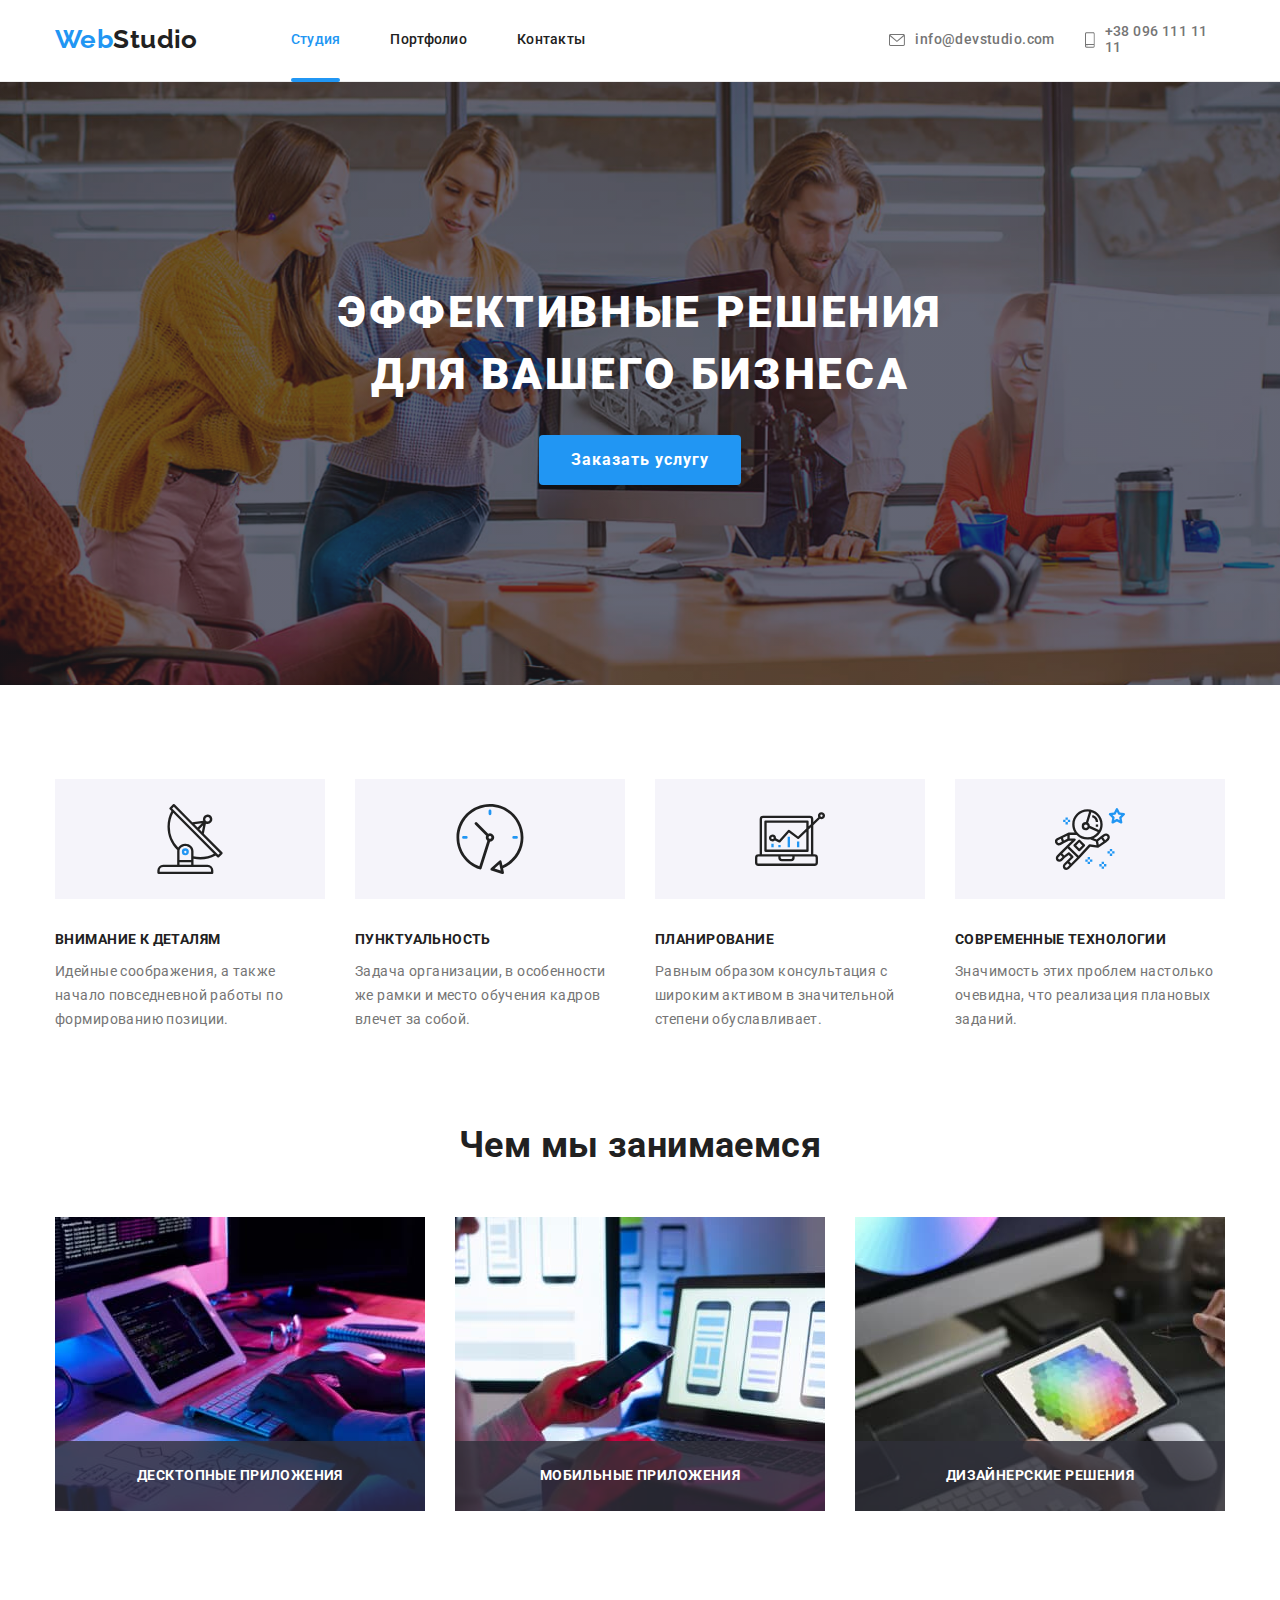
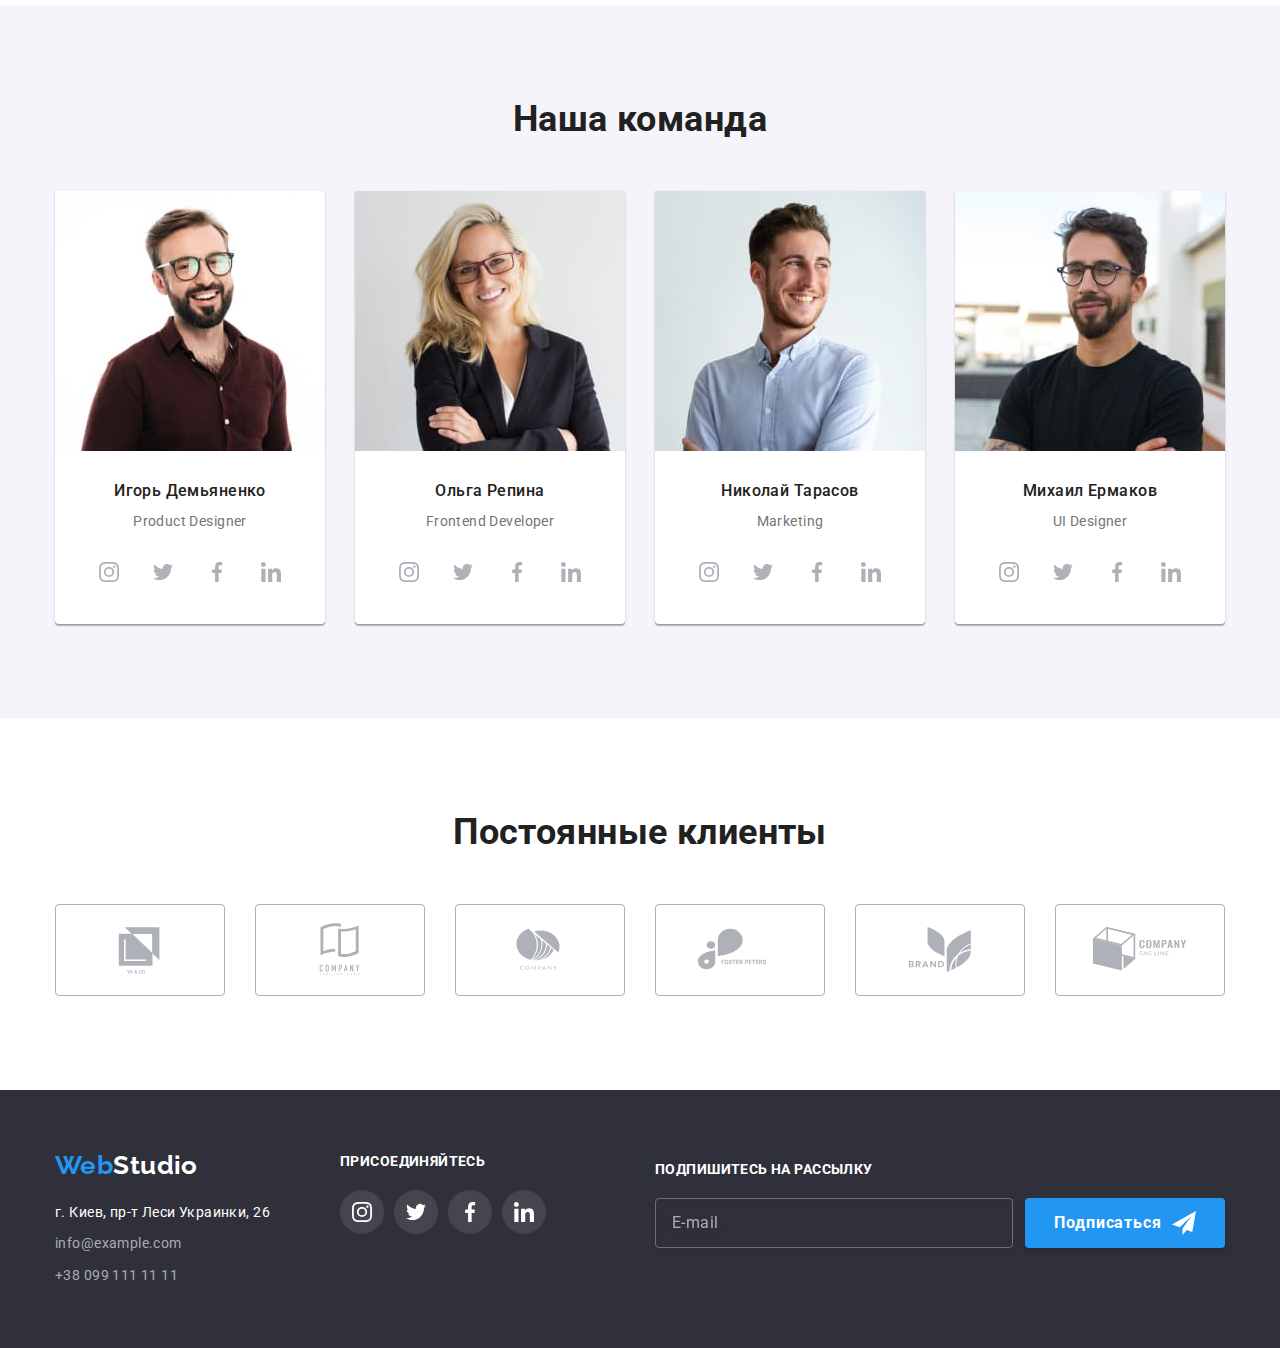
<file: index.html>
<!DOCTYPE html>
<html lang="ru">
  <head>
    <meta charset="UTF-8" />
    <meta http-equiv="X-UA-Compatible" content="IE=edge" />
    <meta name="viewport" content="width=device-width, initial-scale=1.0" />
    <title>Webstudio main page</title>
    <link
      href="https://fonts.googleapis.com/css2?family=Raleway:wght@700&family=Roboto:wght@400;500;700;900&display=swap"
      rel="stylesheet"
    />
    <link
      rel="stylesheet"
      href="https://cdnjs.cloudflare.com/ajax/libs/modern-normalize/1.1.0/modern-normalize.min.css"
    />
    <link rel="stylesheet" href="./css/main.min.css" />
  </head>

  <body>
    <!-- Header-->

    <header class="page-header">
      <div class="container page-header__container">
        <nav class="navigation">
          <a href="./index.html" class="header__logo logo"
            >Web<span class="logo__black">Studio</span>
          </a>
          <div class="navigation__wrapper">
            <ul class="navigation-list">
              <li class="navigation-list__item">
                <a href="./index.html" class="navigation-list__link navigation-list__link--current"
                  >Студия</a
                >
              </li>
              <li class="navigation-list__item">
                <a href="./portfolio.html" class="navigation-list__link">Портфолио</a>
              </li>
              <li class="navigation-list__item">
                <a href="" class="navigation-list__link">Контакты</a>
              </li>
            </ul>
            <ul class="contacts">
              <li class="contacts__item">
                <a class="contacts__link" href="mailto:info@devstudio.com">
                  <svg class="contacts__icon" width="16" height="12">
                    <use href="./images/icons.svg#envelope"></use>
                  </svg>
                  info@devstudio.com
                </a>
              </li>
              <li class="contacts__item">
                <a href="tel:+380961111111" class="contacts__link">
                  <svg class="contacts__icon" width="10" height="16">
                    <use href="./images/icons.svg#smartphone"></use>
                  </svg>
                  +38 096 111 11 11</a
                >
              </li>
            </ul>
          </div>
          <!-- Mobile menu-->
          <button
            type="button"
            class="menu-button"
            aria-label="Переключатель мобильного меню"
            aria-expanded="false"
            data-menu-button
          >
            <svg width="40" height="40" role="img">
              <use class="menu-button__icon-menu" href="./images/icons.svg#menu"></use>
              <use class="menu-button__icon-close" href="./images/icons.svg#close-menu"></use>
            </svg>
          </button>
          <div class="mobile-menu-container" data-menu>
            <ul class="menu-navigation">
              <li class="menu-navigation__item">
                <a href="./index.html" class="menu-navigation__link menu-navigation__link--current"
                  >Студия</a
                >
              </li>
              <li class="menu-navigation__item">
                <a href="./portfolio.html" class="menu-navigation__link">Портфолио</a>
              </li>
              <li class="menu-navigation__item">
                <a href=" " class="menu-navigation__link"> Контакты</a>
              </li>
            </ul>

            <ul class="menu-contacts">
              <li class="menu-contacts__item">
                <a href="tel:+380961111111" class="menu-contacts__link menu-contacts__link--blue"
                  >+38 096 111 11 11</a
                >
              </li>
              <li class="menu-contacts__item">
                <a href="mailto:info@devstudio.com" class="menu-contacts__link"
                  >info@devstudio.com</a
                >
              </li>
            </ul>

            <ul class="menu-socials">
              <li class="menu-socials__item">
                <a
                  class="menu-socials__link"
                  href="https://www.instagram.com/"
                  target="_blank"
                  rel="noopener noreferrer"
                  >Instagram</a
                >
              </li>
              <li class="menu-socials__item">
                <a
                  class="menu-socials__link"
                  href="https://www.twitter.com/"
                  target="_blank"
                  rel="noopener noreferrer"
                  >Twitter</a
                >
              </li>
              <li class="menu-socials__item">
                <a
                  class="menu-socials__link"
                  href="https://www.facebook.com/"
                  target="_blank"
                  rel="noopener noreferrer"
                  >Facebook</a
                >
              </li>
              <li class="menu-socials__item">
                <a
                  class="menu-socials__link menu-socials__link--plain"
                  href="https://www.linkedin.com/"
                  target="_blank"
                  rel="noopener noreferrer"
                  >LinkedIn</a
                >
              </li>
            </ul>
          </div>
        </nav>
      </div>
    </header>
    <main>
      <!--Hero-->
      <section class="hero">
        <div class="container">
          <h1 class="hero__title">
            ЭФФЕКТИВНЫЕ РЕШЕНИЯ <br />
            ДЛЯ ВАШЕГО БИЗНЕСА
          </h1>
          <button data-modal-open type="button" class="hero__button">Заказать услугу</button>
        </div>
      </section>

      <!--Features-->
      <section class="section">
        <div class="container">
          <h2 class="visually-hidden">Нашие особенности</h2>
          <ul class="features">
            <li class="features__item">
              <div class="features__box">
                <svg class="features__icon" width="70" height="70">
                  <use href="./images/icons.svg#antenna"></use>
                </svg>
              </div>
              <h3 class="features__title">Внимание к деталям</h3>
              <p class="features__text">
                Идейные соображения, а также начало повседневной работы по формированию позиции.
              </p>
            </li>
            <li class="features__item">
              <div class="features__box">
                <svg class="features__icon" width="70" height="70">
                  <use href="./images/icons.svg#clock"></use>
                </svg>
              </div>
              <h3 class="features__title">Пунктуальность</h3>
              <p class="features__text">
                Задача организации, в особенности же рамки и место обучения кадров влечет за собой.
              </p>
            </li>
            <li class="features__item">
              <div class="features__box">
                <svg class="features__icon" width="70" height="70">
                  <use href="./images/icons.svg#diagram"></use>
                </svg>
              </div>
              <h3 class="features__title">Планирование</h3>
              <p class="features__text">
                Равным образом консультация с широким активом в значительной степени обуславливает.
              </p>
            </li>
            <li class="features__item">
              <div class="features__box">
                <svg class="features__icon" width="70" height="70">
                  <use href="./images/icons.svg#astronaut"></use>
                </svg>
              </div>
              <h3 class="features__title">Современные технологии</h3>
              <p class="features__text">
                Значимость этих проблем настолько очевидна, что реализация плановых заданий.
              </p>
            </li>
          </ul>
        </div>
      </section>

      <!--Our work-->
      <section class="section section--hidden">
        <div class="container">
          <h2 class="section__title">Чем мы занимаемся</h2>
          <ul class="work">
            <li class="work__item">
              <img
                srcset="
                  ./images/our-work/work-1-desktop.jpg   1x,
                  ./images/our-work/work-1-desktop@2.jpg 2x
                "
                src="./images/our-work/work-1-desktop.jpg"
                alt="ноутбук"
                width="370"
                height="294"
              />
              <p class="work__text">Десктопные приложения</p>
            </li>
            <li class="work__item">
              <img
                srcset="
                  ./images/our-work/work-2-desktop.jpg   1x,
                  ./images/our-work/work-2-desktop@2.jpg 2x
                "
                src="./images/our-work/work-2-desktop.jpg"
                alt="телефон"
                width="370"
              />
              <p class="work__text">Мобильные приложения</p>
            </li>
            <li class="work__item">
              <img
                srcset="
                  ./images/our-work/work-3-desktop.jpg   1x,
                  ./images/our-work/work-3-desktop@2.jpg 2x
                "
                src="./images/our-work/work-3-desktop.jpg"
                alt="планшет"
                width="370"
              />
              <p class="work__text">Дизайнерские решения</p>
            </li>
          </ul>
        </div>
      </section>

      <!--Team-->
      <section class="section section--grey">
        <div class="container">
          <h2 class="section__title">Наша команда</h2>
          <ul class="team">
            <li class="team__item">
              <img
                class="team__photo"
                srcset="
                  ./images/our-team/team-1-mobile-450.jpg  450w,
                  ./images/our-team/team-1-mobile-900.jpg  900w,
                  ./images/our-team/team-1-tablet-354.jpg  354w,
                  ./images/our-team/team-1-tablet-708.jpg  708w,
                  ./images/our-team/team-1-desktop-270.jpg 270w,
                  ./images/our-team/team-1-desktop-540.jpg 540w
                "
                sizes="(min-width: 1200px) 270px, (min-width: 768px) 354px, (min-width: 480px) 450px, 100vw"
                src="./images/our-team/team-1-mobile-450.jpg"
                alt="мужчина с бородой в очках в коричневой рубашке"
                width="450"
                height="460"
              />
              <div class="team__box">
                <h3 class="team__title">Игорь Демьяненко</h3>
                <p class="team__description">Product Designer</p>
                <ul class="socials">
                  <li class="socials__item">
                    <a class="socials__link" href="">
                      <svg class="socials__icon" width="20" height="20">
                        <use href="./images/icons.svg#instagram"></use>
                      </svg>
                    </a>
                  </li>
                  <li class="socials__item">
                    <a class="socials__link" href="">
                      <svg class="socials__icon" width="20" height="20">
                        <use href="./images/icons.svg#twitter"></use>
                      </svg>
                    </a>
                  </li>
                  <li class="socials__item">
                    <a class="socials__link" href="">
                      <svg class="socials__icon" width="20" height="20">
                        <use href="./images/icons.svg#facebook"></use>
                      </svg>
                    </a>
                  </li>
                  <li class="socials__item">
                    <a class="socials__link" href="">
                      <svg class="socials__icon" width="20" height="20">
                        <use href="./images/icons.svg#linkedin"></use>
                      </svg>
                    </a>
                  </li>
                </ul>
              </div>
            </li>
            <li class="team__item">
              <img
                class="team__photo"
                srcset="
                  ./images/our-team/team-2-mobile-450.jpg  450w,
                  ./images/our-team/team-2-mobile-900.jpg  900w,
                  ./images/our-team/team-2-tablet-354.jpg  354w,
                  ./images/our-team/team-2-tablet-708.jpg  708w,
                  ./images/our-team/team-2-desktop-270.jpg 270w,
                  ./images/our-team/team-2-desktop-540.jpg 540w
                "
                sizes="(min-width: 1200px) 270px, (min-width: 768px) 354px, (min-width: 480px) 450px, 100vw"
                src="./images/our-team/team-2-mobile-450.jpg"
                alt="женщина в очках"
                width="450"
                height="460"
              />
              <div class="team__box">
                <h3 class="team__title">Ольга Репина</h3>
                <p class="team__description">Frontend Developer</p>
                <ul class="socials">
                  <li class="socials__item">
                    <a class="socials__link" href="">
                      <svg class="socials__icon" width="20" height="20">
                        <use href="./images/icons.svg#instagram"></use>
                      </svg>
                    </a>
                  </li>
                  <li class="socials__item">
                    <a class="socials__link" href="">
                      <svg class="socials__icon" width="20" height="20">
                        <use href="./images/icons.svg#twitter"></use>
                      </svg>
                    </a>
                  </li>
                  <li class="socials__item">
                    <a class="socials__link" href="">
                      <svg class="socials__icon" width="20" height="20">
                        <use href="./images/icons.svg#facebook"></use>
                      </svg>
                    </a>
                  </li>
                  <li class="socials__item">
                    <a class="socials__link" href="">
                      <svg class="socials__icon" width="20" height="20">
                        <use href="./images/icons.svg#linkedin"></use>
                      </svg>
                    </a>
                  </li>
                </ul>
              </div>
            </li>

            <li class="team__item">
              <img
                class="team__photo"
                srcset="
                  ./images/our-team/team-3-mobile-450.jpg  450w,
                  ./images/our-team/team-3-mobile-900.jpg  900w,
                  ./images/our-team/team-3-tablet-354.jpg  354w,
                  ./images/our-team/team-3-tablet-708.jpg  708w,
                  ./images/our-team/team-3-desktop-270.jpg 270w,
                  ./images/our-team/team-3-desktop-540.jpg 540w
                "
                sizes="(min-width: 1200px) 270px, (min-width: 768px) 354px, (min-width: 480px) 450px, 100vw"
                src="./images/our-team/team-3-mobile-450.jpg"
                alt="мужчина в голубой рубашке"
                width="450"
                height="460"
              />
              <div class="team__box">
                <h3 class="team__title">Николай Тарасов</h3>
                <p class="team__description">Marketing</p>
                <ul class="socials">
                  <li class="socials__item">
                    <a class="socials__link" href="">
                      <svg class="socials__icon" width="20" height="20">
                        <use href="./images/icons.svg#instagram"></use>
                      </svg>
                    </a>
                  </li>
                  <li class="socials__item">
                    <a class="socials__link" href="">
                      <svg class="socials__icon" width="20" height="20">
                        <use href="./images/icons.svg#twitter"></use>
                      </svg>
                    </a>
                  </li>
                  <li class="socials__item">
                    <a class="socials__link" href="">
                      <svg class="socials__icon" width="20" height="20">
                        <use href="./images/icons.svg#facebook"></use>
                      </svg>
                    </a>
                  </li>
                  <li class="socials__item">
                    <a class="socials__link" href="">
                      <svg class="socials__icon" width="20" height="20">
                        <use href="./images/icons.svg#linkedin"></use>
                      </svg>
                    </a>
                  </li>
                </ul>
              </div>
            </li>
            <li class="team__item">
              <img
                class="team__photo"
                srcset="
                  ./images/our-team/team-4-mobile-450.jpg  450w,
                  ./images/our-team/team-4-mobile-900.jpg  900w,
                  ./images/our-team/team-4-tablet-354.jpg  354w,
                  ./images/our-team/team-4-tablet-708.jpg  708w,
                  ./images/our-team/team-4-desktop-270.jpg 270w,
                  ./images/our-team/team-4-desktop-540.jpg 540w
                "
                sizes="(min-width: 1200px) 270px, (min-width: 768px) 354px, (min-width: 480px) 450px, 100vw"
                src="./images/our-team/team-4-mobile-450.jpg"
                alt="мужчина с бородой в черной футболке "
                width="450"
                height="460"
              />
              <div class="team__box">
                <h3 class="team__title">Михаил Ермаков</h3>
                <p class="team__description">UI Designer</p>
                <ul class="socials">
                  <li class="socials__item">
                    <a class="socials__link" href="">
                      <svg class="socials__icon" width="20" height="20">
                        <use href="./images/icons.svg#instagram"></use>
                      </svg>
                    </a>
                  </li>
                  <li class="socials__item">
                    <a class="socials__link" href="">
                      <svg class="socials__icon" width="20" height="20">
                        <use href="./images/icons.svg#twitter"></use>
                      </svg>
                    </a>
                  </li>
                  <li class="socials__item">
                    <a class="socials__link" href="">
                      <svg class="socials__icon" width="20" height="20">
                        <use href="./images/icons.svg#facebook"></use>
                      </svg>
                    </a>
                  </li>
                  <li class="socials__item">
                    <a class="socials__link" href="">
                      <svg class="socials__icon" width="20" height="20">
                        <use href="./images/icons.svg#linkedin"></use>
                      </svg>
                    </a>
                  </li>
                </ul>
              </div>
            </li>
          </ul>
        </div>
      </section>
      <!--Clients-->
      <section class="section">
        <div class="container">
          <h2 class="section__title">Постоянные клиенты</h2>
          <ul class="clients">
            <li class="clients__item">
              <a class="clients__link" href="">
                <svg class="clients__icon" width="106" height="60">
                  <use href="./images/icons.svg#logo-one"></use>
                </svg>
              </a>
            </li>
            <li class="clients__item">
              <a class="clients__link" href="">
                <svg class="clients__icon" width="106" height="60">
                  <use href="./images/icons.svg#logo-two"></use>
                </svg>
              </a>
            </li>
            <li class="clients__item">
              <a class="clients__link" href="">
                <svg class="clients__icon" width="106" height="60">
                  <use href="./images/icons.svg#logo-three"></use>
                </svg>
              </a>
            </li>
            <li class="clients__item">
              <a class="clients__link" href="">
                <svg class="clients__icon" width="106" height="60">
                  <use href="./images/icons.svg#logo-four"></use>
                </svg>
              </a>
            </li>
            <li class="clients__item">
              <a class="clients__link" href="">
                <svg class="clients__icon" width="106" height="60">
                  <use href="./images/icons.svg#logo-five"></use>
                </svg>
              </a>
            </li>
            <li class="clients__item">
              <a class="clients__link" href="">
                <svg class="clients__icon" width="106" height="60">
                  <use href="./images/icons.svg#logo-six"></use>
                </svg>
              </a>
            </li>
          </ul>
        </div>
      </section>
    </main>

    <!-- Footer -->
    <footer class="footer-section">
      <div class="container footer-section__container">
        <div class="footer-section__wrapper">
          <div class="footer-address-container">
            <a href="./index.html" class="logo footer-section__logo"
              >Web<span class="logo--white">Studio</span>
            </a>
            <address>
              <ul class="footer list">
                <li class="footer__item">
                  <a href="https://goo.gl/maps/vXNEnYkoRaiYwRNc7" class="address-street-list">
                    г. Киев, пр-т Леси Украинки, 26
                  </a>
                </li>
                <li class="footer__item">
                  <a href="mailto:info@example.com" class="footer-contacts">info@example.com</a>
                </li>
                <li class="footer__item">
                  <a href="tel:+380991111111" class="footer-contacts">+38 099 111 11 11</a>
                </li>
              </ul>
            </address>
          </div>

          <div class="footer-socials">
            <b class="footer-title">присоединяйтесь</b>

            <ul class="socials">
              <li class="socials__item footer-socials__item">
                <a class="socials__link socials__link--dark" href="">
                  <svg class="socials__icon" width="20" height="20">
                    <use href="./images/icons.svg#instagram"></use>
                  </svg>
                </a>
              </li>
              <li class="socials__item">
                <a class="socials__link socials__link--dark" href="">
                  <svg class="socials__icon" width="20" height="20">
                    <use href="./images/icons.svg#twitter"></use>
                  </svg>
                </a>
              </li>
              <li class="socials__item">
                <a class="socials__link socials__link--dark" href="">
                  <svg class="socials__icon" width="20" height="20">
                    <use href="./images/icons.svg#facebook"></use>
                  </svg>
                </a>
              </li>
              <li class="socials__item">
                <a class="socials__link socials__link--dark" href="">
                  <svg class="socials__icon" width="20" height="20">
                    <use href="./images/icons.svg#linkedin"></use>
                  </svg>
                </a>
              </li>
            </ul>
          </div>
        </div>

        <div class="form-container footer-section__form-container">
          <b class="footer-title">Подпишитесь на рассылку</b>
          <form class="footer-form">
            <input class="footer-form__input" type="email" name="email" placeholder="E-mail" />
            <button type="submit" class="form-button">
              <span class="button-text">Подписаться</span>
              <svg width="24" height="24">
                <use href="./images/icons.svg#send"></use>
              </svg>
            </button>
          </form>
        </div>
      </div>
    </footer>
    <!-- Backdrop -->
    <div class="backdrop is-hidden" data-modal>
      <!-- Modal -->
      <div class="modal">
        <button class="modal-button" data-modal-close>
          <svg class="modal-button__icon" width="30" height="30">
            <use href="./images/icons.svg#close"></use>
          </svg>
        </button>
        <!-- Modal form -->
        <b class="modal-title">Оставьте свои данные, мы вам перезвоним</b>
        <form class="modal-form" autocomplete="off">
          <label class="modal-form__field">
            <span class="modal-form__label">Имя</span>
            <span class="wrapper">
              <input type="text" name="name" class="modal-form__input" />
              <svg class="modal-form__icon" width="18" height="18">
                <use href="./images/icons.svg#name"></use>
              </svg>
            </span>
          </label>

          <label class="modal-form__field">
            <span class="modal-form__label">Телефон</span>
            <span class="wrapper">
              <input type="tel" name="tel" class="modal-form__input" />
              <svg class="modal-form__icon" width="18" height="18">
                <use href="./images/icons.svg#phone"></use>
              </svg>
            </span>
          </label>

          <label class="modal-form__field">
            <span class="modal-form__label">Почта</span>
            <span class="wrapper">
              <input type="email" name="email" class="modal-form__input" />
              <svg class="modal-form__icon" width="18" height="18">
                <use href="./images/icons.svg#email"></use>
              </svg>
            </span>
          </label>

          <label class="textarea modal-form__textarea">
            <span class="modal-form__label">Комментарий</span>
            <textarea
              class="textarea__comment"
              name="comment"
              rows="10"
              placeholder="Введите текст"
            ></textarea>
          </label>

          <label class="policy modal-form__policy">
            <input type="checkbox" name="policy" value="policy" class="checkbox visually-hidden" />
            <span class="checkbox__icon">
              <svg class="checkbox__icon-check" width="16" height="15">
                <use href="./images/icons.svg#icon-check"></use>
              </svg>
            </span>
            <span class="policy__label"
              >Соглашаюсь с рассылкой и принимаю
              <a class="modal-form__link" href="">Условия договора</a>
            </span>
          </label>

          <button class="form-button modal-form__form-button" type="submit">
            <span class="button-text modal-form__button-text">Отправить</span>
          </button>
        </form>
      </div>
    </div>

    <!-- Scripts -->
    <script src="./modal.js"></script>
    <script defer src="./mobile-menu.js"></script>
  </body>
</html>
</file>
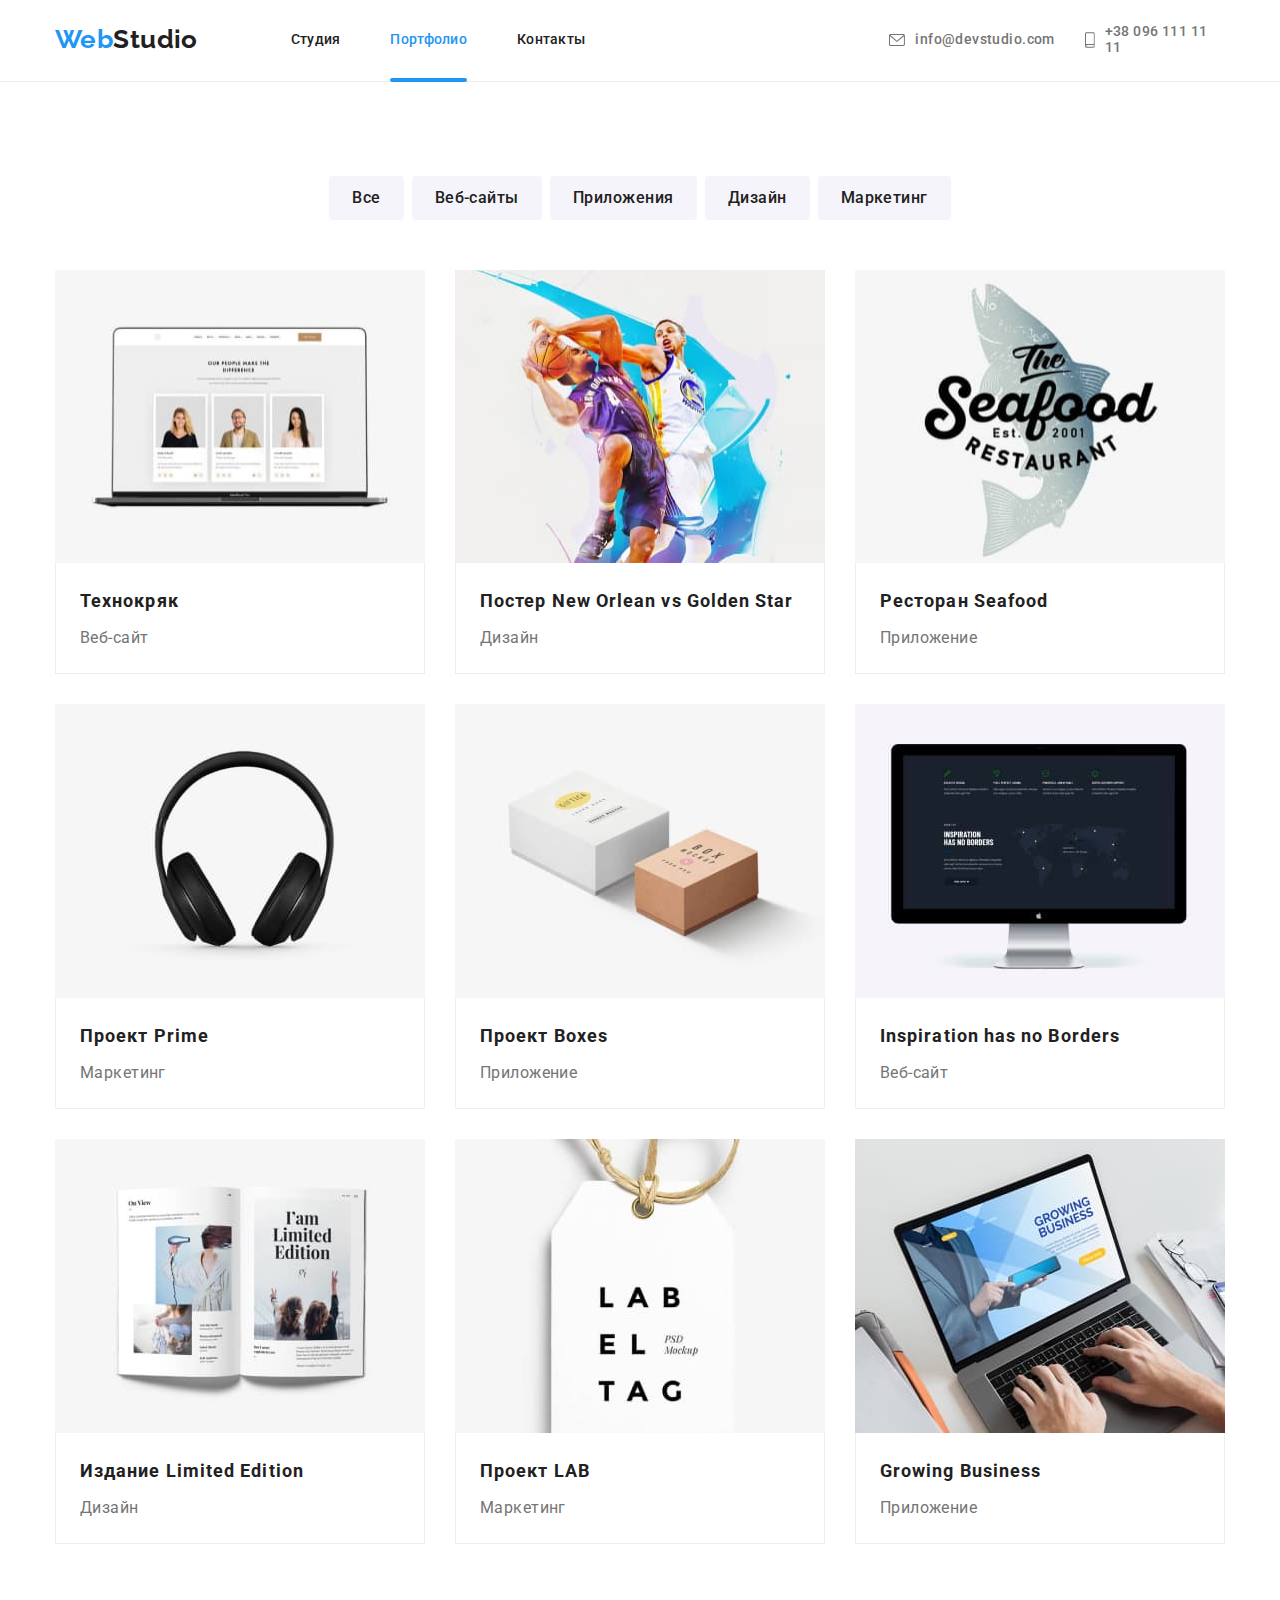
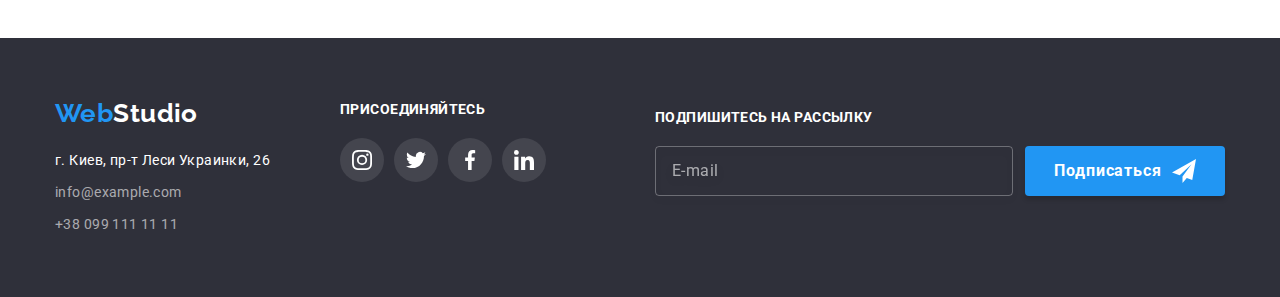
<file: portfolio.html>
<!DOCTYPE html>
<html lang="ru">
  <head>
    <meta charset="UTF-8" />
    <meta http-equiv="X-UA-Compatible" content="IE=edge" />
    <meta name="viewport" content="width=device-width, initial-scale=1.0" />
    <title>Document</title>
    <link
      href="https://fonts.googleapis.com/css2?family=Raleway:wght@700&family=Roboto:wght@400;500;700;900&display=swap"
      rel="stylesheet"
    />
    <link
      rel="stylesheet"
      href="https://cdnjs.cloudflare.com/ajax/libs/modern-normalize/1.1.0/modern-normalize.min.css"
    />
    <link rel="stylesheet" href="./css/main.min.css" />
  </head>
  <body>
    <!-- Header-->
    <header class="page-header">
      <div class="container page-header__container">
        <nav class="navigation">
          <a href="./index.html" class="header__logo logo"
            >Web<span class="logo__black">Studio</span>
          </a>
          <div class="navigation__wrapper">
            <ul class="navigation-list">
              <li class="navigation-list__item">
                <a href="./index.html" class="navigation-list__link">Студия</a>
              </li>
              <li class="navigation-list__item">
                <a
                  href="./portfolio.html"
                  class="navigation-list__link navigation-list__link--current"
                  >Портфолио</a
                >
              </li>
              <li class="navigation-list__item">
                <a href="" class="navigation-list__link">Контакты</a>
              </li>
            </ul>
            <ul class="contacts">
              <li class="contacts__item">
                <a class="contacts__link" href="mailto:info@devstudio.com">
                  <svg class="contacts__icon" width="16" height="12">
                    <use href="./images/icons.svg#envelope"></use>
                  </svg>
                  info@devstudio.com
                </a>
              </li>
              <li class="contacts__item">
                <a href="tel:+380961111111" class="contacts__link">
                  <svg class="contacts__icon" width="10" height="16">
                    <use href="./images/icons.svg#smartphone"></use>
                  </svg>
                  +38 096 111 11 11</a
                >
              </li>
            </ul>
          </div>

          <button
            type="button"
            class="menu-button"
            aria-label="Переключатель мобильного меню"
            aria-expanded="false"
            data-menu-button
          >
            <svg width="40" height="40">
              <use class="menu-button__icon-menu" href="./images/icons.svg#menu"></use>
              <use class="menu-button__icon-close" href="./images/icons.svg#close-menu"></use>
            </svg>
          </button>
          <div class="mobile-menu-container" data-menu>
            <ul class="menu-navigation">
              <li class="menu-navigation__item">
                <a href="./index.html" class="menu-navigation__link">Студия</a>
              </li>
              <li class="menu-navigation__item">
                <a
                  href="./portfolio.html"
                  class="menu-navigation__link menu-navigation__link--current"
                  >Портфолио</a
                >
              </li>
              <li class="menu-navigation__item">
                <a href=" " class="menu-navigation__link"> Контакты</a>
              </li>
            </ul>

            <ul class="menu-contacts">
              <li class="menu-contacts__item">
                <a href="tel:+380961111111" class="menu-contacts__link menu-contacts__link--blue"
                  >+38 096 111 11 11</a
                >
              </li>
              <li class="menu-contacts__item">
                <a href="mailto:info@devstudio.com" class="menu-contacts__link"
                  >info@devstudio.com</a
                >
              </li>
            </ul>

            <ul class="menu-socials">
              <li class="menu-socials__item">
                <a
                  class="menu-socials__link"
                  href="https://www.instagram.com/"
                  target="_blank"
                  rel="noopener noreferrer"
                  >Instagram</a
                >
              </li>
              <li class="menu-socials__item">
                <a
                  class="menu-socials__link"
                  href="https://www.twitter.com/"
                  target="_blank"
                  rel="noopener noreferrer"
                  >Twitter</a
                >
              </li>
              <li class="menu-socials__item">
                <a
                  class="menu-socials__link"
                  href="https://www.facebook.com/"
                  target="_blank"
                  rel="noopener noreferrer"
                  >Facebook</a
                >
              </li>
              <li class="menu-socials__item">
                <a
                  class="menu-socials__link menu-socials__link--plain"
                  href="https://www.linkedin.com/"
                  target="_blank"
                  rel="noopener noreferrer"
                  >LinkedIn</a
                >
              </li>
            </ul>
          </div>
        </nav>
      </div>
    </header>
    <main class="portfolio">
      <!--Our Work - examples-->
      <section class="section">
        <div class="container">
          <!--Logical heading-->
          <h1 class="visually-hidden">Наши работы</h1>
          <ul class="filter">
            <li class="filter__item"><button type="button" class="filter__button">Все</button></li>
            <li class="filter__item">
              <button type="button" class="filter__button">Веб-сайты</button>
            </li>
            <li class="filter__item">
              <button type="button" class="filter__button">Приложения</button>
            </li>
            <li class="filter__item">
              <button type="button" class="filter__button">Дизайн</button>
            </li>
            <li class="filter__item">
              <button type="button" class="filter__button">Маркетинг</button>
            </li>
          </ul>
          <ul class="cardset">
            <li class="cardset__item">
              <a class="cardset__link" href="">
                <div class="portfolio-thumb">
                  <img
                    srcset="
                      ./images/portfolio/team-mobile-450.jpg  450w,
                      ./images/portfolio/team-mobile-900.jpg  900w,
                      ./images/portfolio/team-tablet-354.jpg  354w,
                      ./images/portfolio/team-tablet-708.jpg  708w,
                      ./images/portfolio/team-desktop-370.jpg 370w,
                      ./images/portfolio/team-desktop-740.jpg 740w
                    "
                    sizes="(min-width: 1200px) 370px, (min-width: 768px) 354px, (min-width: 480px) 450px, 100vw"
                    src="./images/portfolio/team-mobile-450.jpg"
                    alt="веб-сайт"
                    width="450"
                    height="294"
                  />
                  <div class="cardset__overlay">
                    <p class="cardset__description">
                      Ресурс предлагает комплексные предложения с разным уровнем функционала и
                      сервисов. Все это позволит посетителю получить исчерпывающие сведения о
                      компании или частном лице.
                    </p>
                  </div>
                </div>

                <div class="portfolio-text">
                  <h2 class="cardset__title">Технокряк</h2>
                  <p class="cardset__text">Веб-сайт</p>
                </div></a
              >
            </li>
            <li class="cardset__item">
              <a class="cardset__link" href="">
                <div class="portfolio-thumb">
                  <img
                    srcset="
                      ./images/portfolio/basketball-mobile-450.jpg  450w,
                      ./images/portfolio/basketball-mobile-900.jpg  900w,
                      ./images/portfolio/basketball-tablet-354.jpg  354w,
                      ./images/portfolio/basketball-tablet-708.jpg  708w,
                      ./images/portfolio/basketball-desktop-370.jpg 370w,
                      ./images/portfolio/basketball-desktop-740.jpg 740w
                    "
                    sizes="(min-width: 1200px) 370px, (min-width: 768px) 354px, (min-width: 480px) 450px, 100vw"
                    src="./images/portfolio/basketball-mobile-450.jpg"
                    alt="постер игры в баскетбол"
                    width="450"
                    height="294"
                  />
                  <div class="cardset__overlay">
                    <p class="cardset__description">
                      Ресурс предлагает комплексные предложения с разным уровнем функционала и
                      сервисов. Все это позволит посетителю получить исчерпывающие сведения о
                      компании или частном лице.
                    </p>
                  </div>
                </div>

                <div class="portfolio-text">
                  <h2 class="cardset__title">Постер New Orlean vs Golden Star</h2>
                  <p class="cardset__text">Дизайн</p>
                </div>
              </a>
            </li>
            <li class="cardset__item">
              <a class="cardset__link" href="">
                <div class="portfolio-thumb">
                  <img
                    srcset="
                      ./images/portfolio/restaurant-mobile-450.jpg  450w,
                      ./images/portfolio/restaurant-mobile-900.jpg  900w,
                      ./images/portfolio/restaurant-tablet-354.jpg  354w,
                      ./images/portfolio/restaurant-tablet-708.jpg  708w,
                      ./images/portfolio/restaurant-desktop-370.jpg 370w,
                      ./images/portfolio/restaurant-desktop-740.jpg 740w
                    "
                    sizes="(min-width: 1200px) 370px, (min-width: 768px) 354px, (min-width: 480px) 450px, 100vw"
                    src="./images/portfolio/restaurant-mobile-450.jpg"
                    alt="ресторан"
                    width="450"
                    height="294"
                  />
                  <div class="cardset__overlay">
                    <p class="cardset__description">
                      Ресурс предлагает комплексные предложения с разным уровнем функционала и
                      сервисов. Все это позволит посетителю получить исчерпывающие сведения о
                      компании или частном лице.
                    </p>
                  </div>
                </div>
                <div class="portfolio-text">
                  <h2 class="cardset__title">Ресторан Seafood</h2>
                  <p class="cardset__text">Приложение</p>
                </div>
              </a>
            </li>
            <li class="cardset__item">
              <a class="cardset__link" href="">
                <div class="portfolio-thumb">
                  <img
                    srcset="
                      ./images/portfolio/earphones-mobile-450.jpg  450w,
                      ./images/portfolio/earphones-mobile-900.jpg  900w,
                      ./images/portfolio/earphones-tablet-354.jpg  354w,
                      ./images/portfolio/earphones-tablet-708.jpg  708w,
                      ./images/portfolio/earphones-desktop-370.jpg 370w,
                      ./images/portfolio/earphones-desktop-740.jpg 740w
                    "
                    sizes="(min-width: 1200px) 370px, (min-width: 768px) 354px, (min-width: 480px) 450px, 100vw"
                    src="./images/portfolio/earphones-mobile-450.jpg"
                    alt="наушники"
                    width="450"
                    height="294"
                  />
                  <div class="cardset__overlay">
                    <p class="cardset__description">
                      Ресурс предлагает комплексные предложения с разным уровнем функционала и
                      сервисов. Все это позволит посетителю получить исчерпывающие сведения о
                      компании или частном лице.
                    </p>
                  </div>
                </div>

                <div class="portfolio-text">
                  <h2 class="cardset__title">Проект Prime</h2>
                  <p class="cardset__text">Маркетинг</p>
                </div></a
              >
            </li>
            <li class="cardset__item">
              <a class="cardset__link" href="">
                <div class="portfolio-thumb">
                  <img
                    srcset="
                      ./images/portfolio/boxes-mobile-450.jpg  450w,
                      ./images/portfolio/boxes-mobile-900.jpg  900w,
                      ./images/portfolio/boxes-tablet-354.jpg  354w,
                      ./images/portfolio/boxes-tablet-708.jpg  708w,
                      ./images/portfolio/boxes-desktop-370.jpg 370w,
                      ./images/portfolio/boxes-desktop-740.jpg 740w
                    "
                    sizes="(min-width: 1200px) 370px, (min-width: 768px) 354px, (min-width: 480px) 450px, 100vw"
                    src="./images/portfolio/boxes-mobile-450.jpg"
                    alt="две коробки"
                    width="450"
                    height="294"
                  />
                  <div class="cardset__overlay">
                    <p class="cardset__description">
                      Ресурс предлагает комплексные предложения с разным уровнем функционала и
                      сервисов. Все это позволит посетителю получить исчерпывающие сведения о
                      компании или частном лице.
                    </p>
                  </div>
                </div>
                <div class="portfolio-text">
                  <h2 class="cardset__title">Проект Boxes</h2>
                  <p class="cardset__text">Приложение</p>
                </div>
              </a>
            </li>
            <li class="cardset__item">
              <a class="cardset__link" href="">
                <div class="portfolio-thumb">
                  <img
                    srcset="
                      ./images/portfolio/monitor-mobile-450.jpg  450w,
                      ./images/portfolio/monitor-mobile-900.jpg  900w,
                      ./images/portfolio/monitor-tablet-354.jpg  354w,
                      ./images/portfolio/monitor-tablet-708.jpg  708w,
                      ./images/portfolio/monitor-desktop-370.jpg 370w,
                      ./images/portfolio/monitor-desktop-740.jpg 740w
                    "
                    sizes="(min-width: 1200px) 370px, (min-width: 768px) 354px, (min-width: 480px) 450px, 100vw"
                    src="./images/portfolio/monitor-mobile-450.jpg"
                    alt="монітор"
                    width="450"
                    height="294"
                  />
                  <div class="cardset__overlay">
                    <p class="cardset__description">
                      Ресурс предлагает комплексные предложения с разным уровнем функционала и
                      сервисов. Все это позволит посетителю получить исчерпывающие сведения о
                      компании или частном лице.
                    </p>
                  </div>
                </div>
                <div class="portfolio-text">
                  <h2 class="cardset__title">Inspiration has no Borders</h2>
                  <p class="cardset__text">Веб-сайт</p>
                </div></a
              >
            </li>
            <li class="cardset__item">
              <a class="cardset__link" href="">
                <div class="portfolio-thumb">
                  <img
                    srcset="
                      ./images/portfolio/magazine-mobile-450.jpg  450w,
                      ./images/portfolio/magazine-mobile-900.jpg  900w,
                      ./images/portfolio/magazine-tablet-354.jpg  354w,
                      ./images/portfolio/magazine-tablet-708.jpg  708w,
                      ./images/portfolio/magazine-desktop-370.jpg 370w,
                      ./images/portfolio/magazine-desktop-740.jpg 740w
                    "
                    sizes="(min-width: 1200px) 370px, (min-width: 768px) 354px, (min-width: 480px) 450px, 100vw"
                    src="./images/portfolio/magazine-mobile-450.jpg"
                    alt="журнал"
                    width="450"
                    height="294"
                  />
                  <div class="cardset__overlay">
                    <p class="cardset__description">
                      Ресурс предлагает комплексные предложения с разным уровнем функционала и
                      сервисов. Все это позволит посетителю получить исчерпывающие сведения о
                      компании или частном лице.
                    </p>
                  </div>
                </div>

                <div class="portfolio-text">
                  <h2 class="cardset__title">Издание Limited Edition</h2>
                  <p class="cardset__text">Дизайн</p>
                </div></a
              >
            </li>
            <li class="cardset__item">
              <a class="cardset__link" href=""
                ><div class="portfolio-thumb">
                  <img
                    srcset="
                      ./images/portfolio/label-mobile-450.jpg  450w,
                      ./images/portfolio/label-mobile-900.jpg  900w,
                      ./images/portfolio/label-tablet-354.jpg  354w,
                      ./images/portfolio/label-tablet-708.jpg  708w,
                      ./images/portfolio/label-desktop-370.jpg 370w,
                      ./images/portfolio/label-desktop-740.jpg 740w
                    "
                    sizes="(min-width: 1200px) 370px, (min-width: 768px) 354px, (min-width: 480px) 450px, 100vw"
                    src="./images/portfolio/label-mobile-450.jpg"
                    alt="лейбл"
                    width="450"
                    height="294"
                  />
                  <div class="cardset__overlay">
                    <p class="cardset__description">
                      Ресурс предлагает комплексные предложения с разным уровнем функционала и
                      сервисов. Все это позволит посетителю получить исчерпывающие сведения о
                      компании или частном лице.
                    </p>
                  </div>
                </div>
                <div class="portfolio-text">
                  <h2 class="cardset__title">Проект LAB</h2>
                  <p class="cardset__text">Маркетинг</p>
                </div></a
              >
            </li>
            <li class="cardset__item">
              <a class="cardset__link" href="">
                <div class="portfolio-thumb">
                  <img
                    srcset="
                      ./images/portfolio/laptop-mobile-450.jpg  450w,
                      ./images/portfolio/laptop-mobile-900.jpg  900w,
                      ./images/portfolio/laptop-tablet-354.jpg  354w,
                      ./images/portfolio/laptop-tablet-708.jpg  708w,
                      ./images/portfolio/laptop-desktop-370.jpg 370w,
                      ./images/portfolio/laptop-desktop-740.jpg 740w
                    "
                    sizes="(min-width: 1200px) 370px, (min-width: 768px) 354px, (min-width: 480px) 450px, 100vw"
                    src="./images/portfolio/laptop-mobile-450.jpg"
                    alt="ноутбук"
                    width="450"
                    height="294"
                  />
                  <div class="cardset__overlay">
                    <p class="cardset__description">
                      Ресурс предлагает комплексные предложения с разным уровнем функционала и
                      сервисов. Все это позволит посетителю получить исчерпывающие сведения о
                      компании или частном лице.
                    </p>
                  </div>
                </div>
                <div class="portfolio-text">
                  <h2 class="cardset__title">Growing Business</h2>
                  <p class="cardset__text">Приложение</p>
                </div></a
              >
            </li>
          </ul>
        </div>
      </section>
    </main>
    <!-- Footer -->
    <footer class="footer-section">
      <div class="container footer-section__container">
        <div class="footer-section__wrapper">
          <div class="footer-address-container">
            <a href="./index.html" class="logo footer-section__logo"
              >Web<span class="logo--white">Studio</span>
            </a>
            <address>
              <ul class="footer list">
                <li class="footer__item">
                  <a href="https://goo.gl/maps/vXNEnYkoRaiYwRNc7" class="address-street-list">
                    г. Киев, пр-т Леси Украинки, 26
                  </a>
                </li>
                <li class="footer__item">
                  <a href="mailto:info@example.com" class="footer-contacts">info@example.com</a>
                </li>
                <li class="footer__item">
                  <a href="tel:+380991111111" class="footer-contacts">+38 099 111 11 11</a>
                </li>
              </ul>
            </address>
          </div>

          <div class="footer-socials">
            <b class="footer-title">присоединяйтесь</b>

            <ul class="socials">
              <li class="socials__item footer-socials__item">
                <a class="socials__link socials__link--dark" href="">
                  <svg class="socials__icon" width="20" height="20">
                    <use href="./images/icons.svg#instagram"></use>
                  </svg>
                </a>
              </li>
              <li class="socials__item">
                <a class="socials__link socials__link--dark" href="">
                  <svg class="socials__icon" width="20" height="20">
                    <use href="./images/icons.svg#twitter"></use>
                  </svg>
                </a>
              </li>
              <li class="socials__item">
                <a class="socials__link socials__link--dark" href="">
                  <svg class="socials__icon" width="20" height="20">
                    <use href="./images/icons.svg#facebook"></use>
                  </svg>
                </a>
              </li>
              <li class="socials__item">
                <a class="socials__link socials__link--dark" href="">
                  <svg class="socials__icon" width="20" height="20">
                    <use href="./images/icons.svg#linkedin"></use>
                  </svg>
                </a>
              </li>
            </ul>
          </div>
        </div>

        <div class="form-container footer-section__form-container">
          <b class="footer-title">Подпишитесь на рассылку</b>
          <form class="footer-form">
            <input class="footer-form__input" type="email" name="email" placeholder="E-mail" />
            <button type="submit" class="form-button">
              <span class="button-text">Подписаться</span>
              <svg width="24" height="24">
                <use href="./images/icons.svg#send"></use>
              </svg>
            </button>
          </form>
        </div>
      </div>
    </footer>

    <!-- Scripts -->
    <script src="./mobile-menu.js"></script>
  </body>
</html>
</file>
<file: css/main.min.css>
:root{--primary-color: #757575;--title-color: rgba(33, 33, 33, 1);--accent-color: #2196f3;--primary-white-color: rgb(255, 255, 255);--primary-fw-title: 700;--bgc-our-team: rgba(245, 244, 250, 1);--bgc-secondary: rgba(47, 48, 58, 1);--timing-function: cubic-bezier(0.4, 0, 0.2, 1)}.visually-hidden{position:absolute;width:1px;height:1px;margin:-1px;border:0;padding:0;clip:rect(0 0 0 0);overflow:hidden}.socials,.socials__link,.modal-button,.filter,.checkbox__icon,.form-button,.contacts,.contacts__link,.features__box,.work__text,.clients__link{display:-webkit-box;display:-ms-flexbox;display:flex;-webkit-box-align:center;-ms-flex-align:center;align-items:center;-webkit-box-pack:center;-ms-flex-pack:center;justify-content:center}body{background-color:var(--primary-white-color);color:var(--primary-color);font-family:'Roboto', sans-serif;font-style:normal;font-size:14px;line-height:1.7;letter-spacing:.03em}.section{padding-top:60px;padding-bottom:60px}@media screen and (min-width: 1200px){.section{padding-top:94px;padding-bottom:94px}}.section--grey{background-color:var(--bgc-our-team)}.section--hidden{display:none}@media screen and (min-width: 1200px){.section--hidden{display:block;padding-top:0px}}.section__title{margin-bottom:30px;color:var(--title-color);text-align:center;font-weight:700;font-size:28px;line-height:1.17}@media screen and (min-width: 1200px){.section__title{margin-bottom:50px;font-size:36px;line-height:1.16}}h1,h2,h3,ul,p{margin:0px 0px}img{display:block;max-width:100%;height:auto}a{text-decoration:none}ul{list-style:none;padding:0;margin:0}.container{margin-left:auto;margin-right:auto;padding-left:15px;padding-right:15px}@media screen and (min-width: 480px){.container{width:480px}}@media screen and (min-width: 768px){.container{width:768px}}@media screen and (min-width: 1200px){.container{width:1200px}}.logo{color:var(--accent-color);text-decoration:none;font-family:'Raleway', sans-serif;font-weight:700;font-size:24px;line-height:1.16}.logo__black{color:var(--title-color)}.logo--white{color:var(--primary-white-color)}@media screen and (min-width: 1200px){.logo{font-size:26px;line-height:1.19}}@media screen and (min-width: 768px) and (max-width: 1199.98px){.header__logo{margin-right:88px}}@media screen and (min-width: 1200px){.header__logo{margin-right:93px}}.footer-section__logo{display:inline-block;margin-bottom:20px}.socials__item:not(:last-child){margin-right:10px}.socials__link{width:44px;height:44px;background:#ffffff;border-radius:50%;color:#afb1b8;-webkit-transition:background-color 250ms var(--timing-function);transition:background-color 250ms var(--timing-function)}.socials__link:hover,.socials__link:focus{background:var(--accent-color)}.socials__link--dark{background:rgba(255,255,255,0.1);color:var(--primary-white-color);-webkit-transition:background-color 250ms var(--timing-function);transition:background-color 250ms var(--timing-function)}.socials__icon{fill:currentColor;-webkit-transition:fill 250ms var(--timing-function);transition:fill 250ms var(--timing-function)}.socials__link:hover .socials__icon,.socials__link:focus .socials__icon{fill:#fff}.backdrop{position:fixed;top:0;left:0;width:100%;height:100%;background-color:rgba(0,0,0,0.2);-webkit-transition:opacity 250ms var(--timing-function),visibility 250ms var(--timing-function);transition:opacity 250ms var(--timing-function),visibility 250ms var(--timing-function);z-index:10}.backdrop.is-hidden{opacity:0;pointer-events:none;visibility:hidden}.modal{position:absolute;width:96%;padding:40px;top:50%;left:50%;-webkit-transform:translate(-50%, -50%) scale(1);transform:translate(-50%, -50%) scale(1);background-color:#fff;-webkit-box-shadow:0px 1px 3px rgba(0,0,0,0.12),0px 1px 1px rgba(0,0,0,0.14),0px 2px 1px rgba(0,0,0,0.2);box-shadow:0px 1px 3px rgba(0,0,0,0.12),0px 1px 1px rgba(0,0,0,0.14),0px 2px 1px rgba(0,0,0,0.2);border-radius:4px;-webkit-transition:-webkit-transform 250ms var(--timing-function);transition:-webkit-transform 250ms var(--timing-function);transition:transform 250ms var(--timing-function);transition:transform 250ms var(--timing-function), -webkit-transform 250ms var(--timing-function)}@media screen and (min-width: 480px){.modal{width:450px}}@media screen and (min-width: 1200px){.modal{width:528px}}.backdrop.is-hidden .modal{-webkit-transform:translate(-50%, -50%) scale(0.8);transform:translate(-50%, -50%) scale(0.8)}.modal-button{position:absolute;top:8px;right:8px;width:30px;height:30px;background-color:transparent;border:1px solid rgba(0,0,0,0.1);border-radius:50%;cursor:pointer}.modal-button__icon{-webkit-transition:fill 250ms var(--timing-function);transition:fill 250ms var(--timing-function)}.modal-button:hover .modal-button__icon,.modal-button:focus .modal-button__icon{fill:var(--accent-color)}.filter{margin-bottom:-15px}@media screen and (max-width: 767.98px){.filter{-ms-flex-wrap:wrap;flex-wrap:wrap;-webkit-box-pack:start;-ms-flex-pack:start;justify-content:flex-start}}@media screen and (min-width: 768px) and (max-width: 1199.98px){.filter{margin-bottom:30px}}@media screen and (min-width: 1200px){.filter{margin-bottom:50px}}@media screen and (max-width: 767.98px){.filter__item{margin-bottom:15px}}.filter__item:not(:last-child){margin-right:8px}.filter__button{padding:8px 22px;border-radius:4px;border:1px solid transparent;color:var(--title-color);background:#f5f4fa;font-weight:500;font-size:16px;line-height:1.6;letter-spacing:.03em;text-align:center;cursor:pointer;-webkit-transition:color 250ms var(--timing-function),background-color 250ms var(--timing-function),-webkit-box-shadow 250ms var(--timing-function);transition:color 250ms var(--timing-function),background-color 250ms var(--timing-function),-webkit-box-shadow 250ms var(--timing-function);transition:color 250ms var(--timing-function),background-color 250ms var(--timing-function),box-shadow 250ms var(--timing-function);transition:color 250ms var(--timing-function),background-color 250ms var(--timing-function),box-shadow 250ms var(--timing-function),-webkit-box-shadow 250ms var(--timing-function)}.filter__button:hover,.filter__button:focus{color:var(--primary-white-color);background-color:var(--accent-color);-webkit-box-shadow:0px 3px 1px rgba(0,0,0,0.1),0px 1px 2px rgba(0,0,0,0.08),0px 2px 2px rgba(0,0,0,0.12);box-shadow:0px 3px 1px rgba(0,0,0,0.1),0px 1px 2px rgba(0,0,0,0.08),0px 2px 2px rgba(0,0,0,0.12)}@media screen and (min-width: 1200px){.footer-form{display:-webkit-box;display:-ms-flexbox;display:flex}}.footer-form__input{width:100%;height:50px;padding-left:16px;background-color:transparent;border:1px solid rgba(255,255,255,0.3);-webkit-filter:drop-shadow(0px 4px 4px rgba(0,0,0,0.15));filter:drop-shadow(0px 4px 4px rgba(0,0,0,0.15));border-radius:4px;margin-bottom:20px;color:var(--primary-white-color)}@media screen and (min-width: 480px){.footer-form__input{width:450px}}@media screen and (min-width: 1200px){.footer-form__input{width:358px;margin-right:12px;margin-bottom:0px}}.footer-form__input::-webkit-input-placeholder{font-weight:400;font-size:16px;line-height:1.25;letter-spacing:.03em;color:rgba(255,255,255,0.6)}.footer-form__input:-ms-input-placeholder{font-weight:400;font-size:16px;line-height:1.25;letter-spacing:.03em;color:rgba(255,255,255,0.6)}.footer-form__input::-ms-input-placeholder{font-weight:400;font-size:16px;line-height:1.25;letter-spacing:.03em;color:rgba(255,255,255,0.6)}.footer-form__input::placeholder{font-weight:400;font-size:16px;line-height:1.25;letter-spacing:.03em;color:rgba(255,255,255,0.6)}.modal-title{display:block;margin-bottom:12px;font-weight:700;font-size:20px;line-height:1.5;letter-spacing:.03em;color:#212121;text-align:center}@media screen and (min-width: 1200px){.modal-title{line-height:1.15;text-align:initial}}.wrapper{position:relative}.modal-form__form-button{margin-right:auto;margin-left:auto;-webkit-box-shadow:0px 1px 3px rgba(0,0,0,0.12),0px 1px 1px rgba(0,0,0,0.14),0px 2px 1px rgba(0,0,0,0.2);box-shadow:0px 1px 3px rgba(0,0,0,0.12),0px 1px 1px rgba(0,0,0,0.14),0px 2px 1px rgba(0,0,0,0.2)}.modal-form__field{position:relative;display:block;margin-bottom:10px}.modal-form__label{display:block;margin-bottom:4px;font-weight:400;font-size:12px;line-height:1.16;letter-spacing:.01em;color:#757575}.modal-form__textarea{display:block;margin-bottom:20px}.modal-form__button-text{margin:0}.modal-form__icon{position:absolute;top:50%;left:12px;-webkit-transform:translateY(-50%);transform:translateY(-50%);-webkit-transition:fill 250ms var(--timing-function);transition:fill 250ms var(--timing-function)}.modal-form__link{color:var(--accent-color);text-decoration:underline}.modal-form__policy{display:-webkit-box;display:-ms-flexbox;display:flex;-webkit-box-align:center;-ms-flex-align:center;align-items:center;margin-bottom:30px}@media screen and (min-width: 1200px){.modal-form__policy{-webkit-box-pack:center;-ms-flex-pack:center;justify-content:center}}.modal-form__input{padding-left:35px;width:100%;height:40px;border:1px solid rgba(33,33,33,0.2);border-radius:4px;cursor:pointer;outline:none;-webkit-transition:border-color 250ms var(--timing-function);transition:border-color 250ms var(--timing-function)}.modal-form__input:focus{border-color:var(--accent-color)}.policy__label{margin-left:7px;font-size:12px;line-height:1.16}@media screen and (min-width: 1200px){.policy__label{font-size:14px;line-height:1.71}}.modal-form__input:focus ~ .modal-form__icon{fill:var(--accent-color)}.textarea__comment{display:block;width:100%;padding:12px 16px;height:120px;border:1px solid rgba(33,33,33,0.2);border-radius:4px;resize:none;outline:none;-webkit-transition:border-color 250ms var(--timing-function);transition:border-color 250ms var(--timing-function)}.textarea__comment:focus{border-color:var(--accent-color)}.textarea__comment::-webkit-input-placeholder{font-weight:400;font-size:12px;line-height:1.16;letter-spacing:.01em;color:rgba(117,117,117,0.5)}.textarea__comment:-ms-input-placeholder{font-weight:400;font-size:12px;line-height:1.16;letter-spacing:.01em;color:rgba(117,117,117,0.5)}.textarea__comment::-ms-input-placeholder{font-weight:400;font-size:12px;line-height:1.16;letter-spacing:.01em;color:rgba(117,117,117,0.5)}.textarea__comment::placeholder{font-weight:400;font-size:12px;line-height:1.16;letter-spacing:.01em;color:rgba(117,117,117,0.5)}.checkbox__icon{width:16px;height:15px;outline:2px solid var(--title-color);outline-offset:-2px;border-radius:2px}.checkbox:checked+.checkbox__icon .checkbox__icon-check{opacity:1}.checkbox:checked+.checkbox__icon{outline:transparent}.checkbox__icon-check{border:2px solid var(--accent-color);border-radius:2px;background-color:var(--accent-color);opacity:0}.form-button{padding:0;width:200px;height:50px;border:none;-webkit-box-shadow:0px 4px 4px rgba(0,0,0,0.15);box-shadow:0px 4px 4px rgba(0,0,0,0.15);border-radius:4px;background-color:var(--accent-color);cursor:pointer;margin:0 auto}.button-text{margin-right:10px;font-weight:700;font-size:16px;line-height:1.87;letter-spacing:.06em;color:#fff}.contacts__icon{margin-right:8px;fill:currentColor}@media screen and (min-width: 1200px){.contacts__icon{margin-right:10px}}@media screen and (min-width: 768px) and (max-width: 1199.98px){.contacts{display:-webkit-box;display:-ms-flexbox;display:flex;-webkit-box-orient:vertical;-webkit-box-direction:normal;-ms-flex-direction:column;flex-direction:column;-webkit-box-align:start;-ms-flex-align:start;align-items:flex-start;-webkit-box-pack:center;-ms-flex-pack:center;justify-content:center}}@media screen and (min-width: 1200px){.contacts{margin-left:304px}}@media screen and (min-width: 1200px){.contacts__item:not(:last-child){margin-right:30px}}@media screen and (min-width: 768px) and (max-width: 1199.98px){.contacts__item:not(:last-child){margin-bottom:10px}}.contacts__link{color:var(--primary-color);font-weight:500;-webkit-transition:color 250ms var(--timing-function);transition:color 250ms var(--timing-function)}.contacts__link:hover,.contacts__link:focus{color:var(--accent-color)}@media screen and (max-width: 1199.98px){.contacts__link{font-size:12px;line-height:1.16}}@media screen and (min-width: 1200px){.contacts__link{font-size:14px;line-height:1.14}}.menu-button{position:absolute;top:-6px;right:10px;border:none;background-color:transparent;margin:0;padding:0;z-index:2}@media screen and (min-width: 768px){.menu-button{display:none}}.menu-button__icon-close{display:none;fill:var(--title-color)}.menu-button:hover .menu-button__icon-close,.menu-button:focus .menu-button__icon-close{fill:var(--accent-color)}.menu-button.is-open .menu-button__icon-close{display:block}.menu-button__icon-menu{display:block;fill:var(--title-color)}.menu-button:hover .menu-button__icon-menu,.menu-button:focus .menu-button__icon-menu{fill:var(--accent-color)}.menu-button.is-open .menu-button__icon-menu{display:none}.mobile-menu-container{display:none;position:fixed;-webkit-box-orient:vertical;-webkit-box-direction:normal;-ms-flex-direction:column;flex-direction:column;position:absolute;top:0%;left:0%;width:100vw;height:796px;background-color:var(--primary-white-color);padding:48px 40px;text-align:start;font-size:20px;z-index:1}.mobile-menu-container.is-open{display:-webkit-box;display:-ms-flexbox;display:flex}.menu-navigation{margin-bottom:auto}.menu-navigation__item:not(:last-child){margin-bottom:32px}.menu-navigation__link{font-weight:500;font-size:40px;line-height:1.17;color:var(--title-color)}.menu-navigation__link:hover,.menu-navigation__link:focus{color:var(--accent-color)}.menu-navigation__link:last-child{margin-bottom:0}.menu-navigation__link--current{color:var(--accent-color)}.menu-contacts{margin-bottom:64px}.menu-contacts__item:not(:last-child){margin-bottom:32px}.menu-contacts__link{color:var(--primary-color);font-weight:500;font-size:24px;line-height:1.16}.menu-contacts__link--blue{color:var(--accent-color);font-size:34px;line-height:1.17}.menu-socials__item{display:inline-block;margin-right:10px}.menu-socials__item:last-child{margin-right:0}.menu-socials__link{padding-right:10px;font-size:18px;line-height:1.22;color:var(--accent-color);border-right:1px solid #21212133}.menu-socials__link--plain{border-right:none}.page-header{position:relative;padding-top:16px;padding-bottom:16px;border-bottom:1px solid #ececec}@media screen and (min-width: 768px) and (max-width: 1199.98px){.page-header{padding-top:21px;padding-bottom:21px}}@media screen and (min-width: 1200px){.page-header{padding-top:24px;padding-bottom:25px}}.page-header__container{position:relative}.navigation{display:-webkit-box;display:-ms-flexbox;display:flex;-webkit-box-align:center;-ms-flex-align:center;align-items:center}.navigation__wrapper{display:none}@media screen and (min-width: 768px){.navigation__wrapper{display:-webkit-box;display:-ms-flexbox;display:flex;-webkit-box-align:center;-ms-flex-align:center;align-items:center}}@media screen and (min-width: 768px){.navigation-list{display:-webkit-box;display:-ms-flexbox;display:flex}}@media screen and (min-width: 768px) and (max-width: 1199.98px){.navigation-list{margin-right:84px}}.navigation-list__item{position:relative}.navigation-list__item:not(:last-child){margin-right:50px}.navigation-list__link{padding-top:32px;padding-bottom:32px;text-decoration:none;list-style:none;color:var(--title-color);font-family:Roboto;font-weight:500;font-size:14px;line-height:1.2;letter-spacing:.02em;-webkit-transition:color 250ms var(--timing-function);transition:color 250ms var(--timing-function)}.navigation-list__link:hover,.navigation-list__link:focus{color:var(--accent-color)}.navigation-list__link--current{color:var(--accent-color)}.navigation-list__link--current::after{content:'';display:block;position:absolute;width:100%;height:4px;bottom:-125%;left:0;background-color:var(--accent-color);border-radius:2px}.hero{background-color:var(--bgc-secondary);text-align:center;padding-bottom:118px;padding-top:118px;max-width:1600px;margin-left:auto;margin-right:auto;background-image:-webkit-gradient(linear, left top, right top, from(#2f303a66), to(#2f303a66)),url(../images/hero/hero-mobile.png);background-image:linear-gradient(to right, #2f303a66, #2f303a66),url(../images/hero/hero-mobile.png);background-size:cover;background-position:center;background-repeat:no-repeat}@media (min-device-pixel-ratio: 2), (-webkit-min-device-pixel-ratio: 2), (min-resolution: 192dpi), (min-resolution: 2dppx){.hero{background-image:-webkit-gradient(linear, left top, right top, from(#2f303a66), to(#2f303a66)),url(../images/hero/hero-mobile@2.png);background-image:linear-gradient(to right, #2f303a66, #2f303a66),url(../images/hero/hero-mobile@2.png)}}@media screen and (min-width: 768px) and (max-width: 1199.98px){.hero{background-image:-webkit-gradient(linear, left top, right top, from(#2f303a66), to(#2f303a66)),url(../images/hero/hero-tablet.png);background-image:linear-gradient(to right, #2f303a66, #2f303a66),url(../images/hero/hero-tablet.png)}}@media screen and (min-width: 768px) and (max-width: 1199.98px) and (min-device-pixel-ratio: 2), screen and (min-width: 768px) and (max-width: 1199.98px) and (-webkit-min-device-pixel-ratio: 2), screen and (min-width: 768px) and (max-width: 1199.98px) and (min-resolution: 192dpi), screen and (min-width: 768px) and (max-width: 1199.98px) and (min-resolution: 2dppx){.hero{background-image:-webkit-gradient(linear, left top, right top, from(#2f303a66), to(#2f303a66)),url(../images/hero/hero-tablet@2.png);background-image:linear-gradient(to right, #2f303a66, #2f303a66),url(../images/hero/hero-tablet@2.png)}}@media screen and (min-width: 1200px){.hero{padding-top:200px;padding-bottom:200px;background-image:-webkit-gradient(linear, left top, right top, from(#2f303a66), to(#2f303a66)),url(../images/hero/hero-desktop.png);background-image:linear-gradient(to right, #2f303a66, #2f303a66),url(../images/hero/hero-desktop.png)}}@media screen and (min-width: 1200px) and (min-device-pixel-ratio: 2), screen and (min-width: 1200px) and (-webkit-min-device-pixel-ratio: 2), screen and (min-width: 1200px) and (min-resolution: 192dpi), screen and (min-width: 1200px) and (min-resolution: 2dppx){.hero{background-image:-webkit-gradient(linear, left top, right top, from(#2f303a66), to(#2f303a66)),url(../images/hero/hero-desktop@2.png);background-image:linear-gradient(to right, #2f303a66, #2f303a66),url(../images/hero/hero-desktop@2.png)}}.hero__title{color:var(--primary-white-color);font-weight:900;font-size:44px;line-height:1.4;letter-spacing:.06em;margin-top:0;margin-bottom:30px}@media screen and (max-width: 1199.98px){.hero__title{font-size:26px;line-height:1.61}}.hero__button{display:inline-block;min-width:200px;height:50px;-webkit-box-shadow:0px 4px 4px rgba(0,0,0,0.15);box-shadow:0px 4px 4px rgba(0,0,0,0.15);border-radius:4px;border:none;padding:10px 32px;color:var(--primary-white-color);background-color:var(--accent-color);cursor:pointer;font-weight:700;font-size:16px;line-height:1.9;letter-spacing:.06em}@media screen and (min-width: 768px){.features{display:-webkit-box;display:-ms-flexbox;display:flex;-webkit-box-pack:center;-ms-flex-pack:center;justify-content:center;-ms-flex-wrap:wrap;flex-wrap:wrap;margin:-15px}}.features__text{color:var(--primary-color);margin-bottom:0px;margin-top:0px}.features__box{height:120px;margin-bottom:30px;background:#f5f4fa}.features__title{margin-bottom:10px;color:var(--title-color);text-transform:uppercase;font-weight:700;font-size:14px;line-height:1.5;text-align:center}@media screen and (min-width: 768px){.features__title{text-align:initial}}.features__item{-ms-flex-wrap:wrap;flex-wrap:wrap}@media screen and (max-width: 767.98px){.features__item:not(:last-child){margin-bottom:30px}}@media screen and (min-width: 768px) and (max-width: 1199.98px){.features__item{margin:15px;-ms-flex-preferred-size:calc((100% - 4 * 15px) / 2);flex-basis:calc((100% - 4 * 15px) / 2)}}@media screen and (min-width: 1200px){.features__item{margin:15px;-ms-flex-preferred-size:calc((100% - 8 * 15px) / 4);flex-basis:calc((100% - 8 * 15px) / 4)}}.work{display:-webkit-box;display:-ms-flexbox;display:flex}.work__item{position:relative;margin-right:30px}.work__item:last-child{margin-right:0px}.work__text{position:absolute;width:100%;height:70px;bottom:0;left:0;font-weight:700;line-height:1.14;text-transform:uppercase;color:var(--primary-white-color);background-color:rgba(47,48,58,0.8)}.cardset__title{color:var(--title-color);font-weight:700;font-size:18px;line-height:2;letter-spacing:.06em;margin-bottom:4px}.cardset__text{font-size:16px;line-height:1.87;color:var(--primary-color)}@media screen and (min-width: 768px){.team{display:-webkit-box;display:-ms-flexbox;display:flex;-webkit-box-align:center;-ms-flex-align:center;align-items:center;-ms-flex-wrap:wrap;flex-wrap:wrap;margin:-15px}}.team__item{-webkit-box-shadow:0px 1px 3px rgba(0,0,0,0.12),0px 1px 1px rgba(0,0,0,0.14),0px 2px 1px rgba(0,0,0,0.2);box-shadow:0px 1px 3px rgba(0,0,0,0.12),0px 1px 1px rgba(0,0,0,0.14),0px 2px 1px rgba(0,0,0,0.2);border-radius:0px 0px 4px 4px;background:#ffffff;text-align:center}.team__photo{display:block;margin-left:auto;margin-right:auto}.team__description{margin-bottom:16px}.team__box{padding-top:30px;padding-bottom:30px}.team__title{margin-bottom:10px;color:var(--title-color);font-weight:500;font-size:16px;line-height:1.2}@media screen and (max-width: 767.98px){.team__item:not(:last-child){margin-bottom:30px}}@media screen and (min-width: 768px) and (max-width: 1199.98px){.team__item{margin:15px;-ms-flex-preferred-size:calc((100% - 4 * 15px) / 2);flex-basis:calc((100% - 4 * 15px) / 2)}}@media screen and (min-width: 1200px){.team__item{margin:15px;-ms-flex-preferred-size:calc((100% - 8 * 15px) / 4);flex-basis:calc((100% - 8 * 15px) / 4)}}.clients{margin:-15px;display:-webkit-box;display:-ms-flexbox;display:flex;-webkit-box-align:center;-ms-flex-align:center;align-items:center;-webkit-box-pack:center;-ms-flex-pack:center;justify-content:center;-ms-flex-wrap:wrap;flex-wrap:wrap}.clients__icon{fill:currentColor}.clients__item{margin:15px}@media screen and (max-width: 767.98px){.clients__item{-ms-flex-preferred-size:calc((100% - 4 * 15px) / 2);flex-basis:calc((100% - 4 * 15px) / 2)}}@media screen and (min-width: 768px) and (max-width: 1199.98px){.clients__item{-ms-flex-preferred-size:calc((100% - 6 * 15px) / 3);flex-basis:calc((100% - 6 * 15px) / 3)}}@media screen and (min-width: 1200px){.clients__item{-ms-flex-preferred-size:calc((100% - 12 * 15px) / 6);flex-basis:calc((100% - 12 * 15px) / 6)}}.clients__link{-ms-flex-wrap:wrap;flex-wrap:wrap;height:92px;border:1px solid #afb1b8;border-radius:4px;color:#afb1b8;-webkit-transition:color 250ms var(--timing-function),border 250ms var(--timing-function);transition:color 250ms var(--timing-function),border 250ms var(--timing-function)}.clients__link:hover,.clients__link:focus{border:1px solid var(--accent-color);color:var(--accent-color)}.footer-section{background:var(--bgc-secondary);padding-top:60px;padding-bottom:60px}.footer-section__container{text-align:center}@media screen and (min-width: 1200px){.footer-section__container{display:-webkit-box;display:-ms-flexbox;display:flex;text-align:initial;-webkit-box-align:baseline;-ms-flex-align:baseline;align-items:baseline}}.footer-title{display:-webkit-inline-box;display:-ms-inline-flexbox;display:inline-flex;margin-bottom:20px;font-weight:var(--primary-fw-title);line-height:1.14;text-transform:uppercase;color:var(--primary-white-color)}@media screen and (max-width: 767.98px){.footer-address-container{-webkit-box-flex:1;-ms-flex-positive:1;flex-grow:1;margin-bottom:60px}}@media screen and (min-width: 1200px){.footer-address-container{margin-right:70px}}.footer__item{font-style:normal;margin-bottom:8px}.footer__item:last-child{margin-bottom:0px}.address-street-list{color:#fff;-webkit-transition:color 250ms var(--timing-function);transition:color 250ms var(--timing-function)}.address-street-list:hover,.address-street-list:focus{color:var(--accent-color)}.footer-contacts{color:rgba(255,255,255,0.6);-webkit-transition:color 250ms var(--timing-function);transition:color 250ms var(--timing-function)}.footer-contacts:hover,.footer-contacts:focus{color:var(--accent-color)}.footer-section__wrapper{margin-bottom:60px}@media screen and (min-width: 768px) and (max-width: 1199.98px){.footer-section__wrapper{display:-webkit-box;display:-ms-flexbox;display:flex;margin-bottom:60px;-webkit-box-align:baseline;-ms-flex-align:baseline;align-items:baseline;-ms-flex-pack:distribute;justify-content:space-around}}@media screen and (min-width: 1200px){.footer-section__wrapper{display:-webkit-box;display:-ms-flexbox;display:flex;margin-right:93px;-webkit-box-flex:1;-ms-flex-positive:1;flex-grow:1;margin-bottom:0px}}.cardset{margin-top:40px}@media screen and (min-width: 768px){.cardset{display:-webkit-box;display:-ms-flexbox;display:flex;-ms-flex-wrap:wrap;flex-wrap:wrap;margin:-15px}}.cardset__item{position:relative}@media screen and (max-width: 767.98px){.cardset__item:not(:last-child){margin-bottom:30px}}@media screen and (min-width: 768px) and (max-width: 1199.98px){.cardset__item{display:-webkit-box;display:-ms-flexbox;display:flex;margin:15px;-ms-flex-preferred-size:calc((100% - 4 * 15px) / 2);flex-basis:calc((100% - 4 * 15px) / 2)}}@media screen and (min-width: 1200px){.cardset__item{display:-webkit-box;display:-ms-flexbox;display:flex;margin:15px;-ms-flex-preferred-size:calc((100% - 6 * 15px) / 3);flex-basis:calc((100% - 6 * 15px) / 3)}}.cardset__link{display:block;-webkit-transition:-webkit-box-shadow 250ms var(--timing-function);transition:-webkit-box-shadow 250ms var(--timing-function);transition:box-shadow 250ms var(--timing-function);transition:box-shadow 250ms var(--timing-function), -webkit-box-shadow 250ms var(--timing-function)}.cardset__link:hover,.cardset__link:focus{-webkit-box-shadow:0px 1px 1px rgba(0,0,0,0.12),0px 4px 4px rgba(0,0,0,0.06),1px 4px 6px rgba(0,0,0,0.16);box-shadow:0px 1px 1px rgba(0,0,0,0.12),0px 4px 4px rgba(0,0,0,0.06),1px 4px 6px rgba(0,0,0,0.16)}@media screen and (min-width: 768px){.cardset__link{display:-webkit-box;display:-ms-flexbox;display:flex;-webkit-box-orient:vertical;-webkit-box-direction:normal;-ms-flex-direction:column;flex-direction:column}}.cardset__overlay{position:absolute;display:inline-block;top:0;left:0;width:100%;height:100%;-webkit-transform:translateY(100%);transform:translateY(100%);opacity:0;background-color:var(--accent-color);-webkit-transition:opacity 250ms var(--timing-function),-webkit-transform 250ms var(--timing-function);transition:opacity 250ms var(--timing-function),-webkit-transform 250ms var(--timing-function);transition:opacity 250ms var(--timing-function),transform 250ms var(--timing-function);transition:opacity 250ms var(--timing-function),transform 250ms var(--timing-function),-webkit-transform 250ms var(--timing-function)}@media screen and (max-width: 479.8px){.cardset__overlay{overflow:scroll}}@media screen and (max-width: 767.98px){.cardset__overlay{padding:77px 24px}}@media screen and (min-width: 768px) and (max-width: 1199.98px){.cardset__overlay{padding:49px 24px 77px}}@media screen and (min-width: 1200px){.cardset__overlay{padding:63px 24px}}.cardset__link:hover .cardset__overlay,.cardset__link:focus .cardset__overlay{opacity:1;-webkit-transform:translateY(0);transform:translateY(0)}.cardset__description{font-size:18px;line-height:1.55;letter-spacing:0.03em;color:#ffffff}.cardset__link:hover .cardset__description,.cardset__link:focus .cardset__description{opacity:1}.portfolio-text{padding:20px 24px;border-right:1px solid #eeeeee;border-bottom:1px solid #eeeeee;border-left:1px solid #eeeeee;-webkit-box-flex:1;-ms-flex-positive:1;flex-grow:1}.portfolio-image{position:relative}.portfolio-thumb{position:relative;overflow:hidden}
/*# sourceMappingURL=main.min.css.map */
</file>
